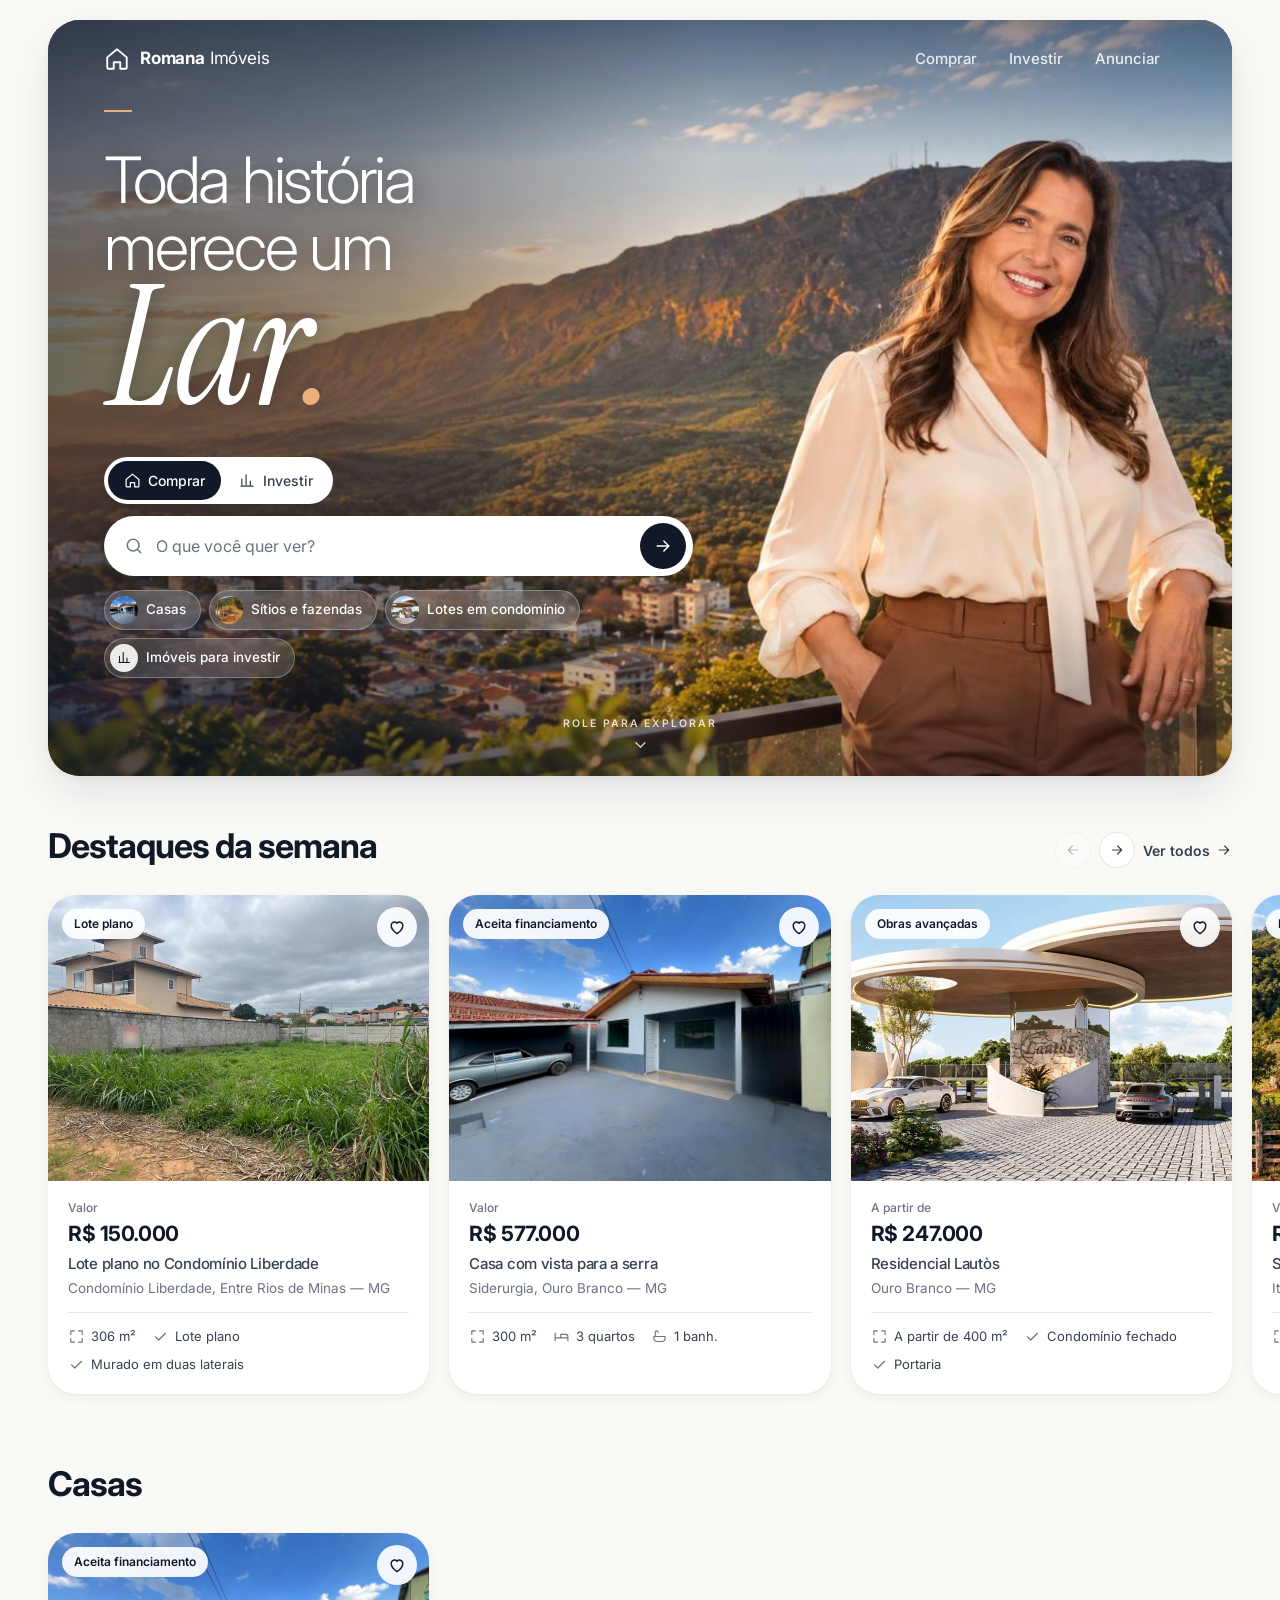
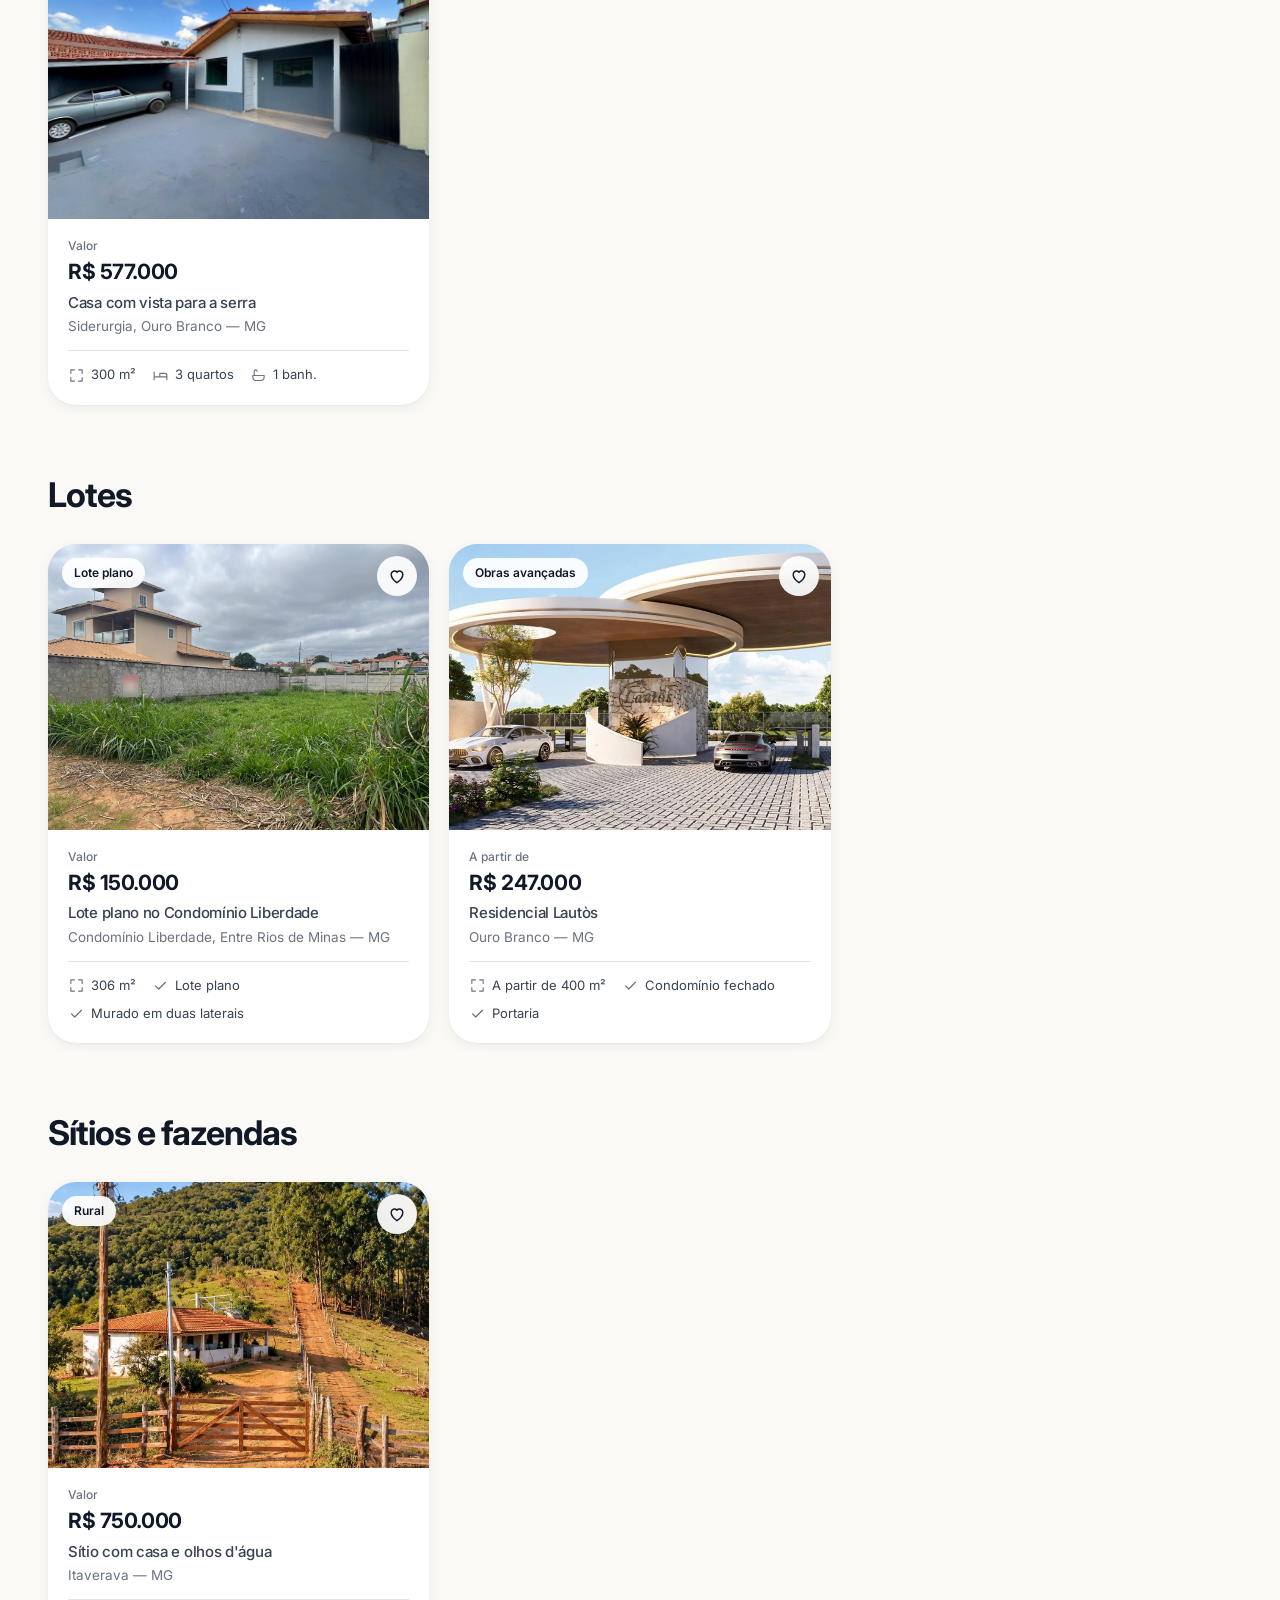
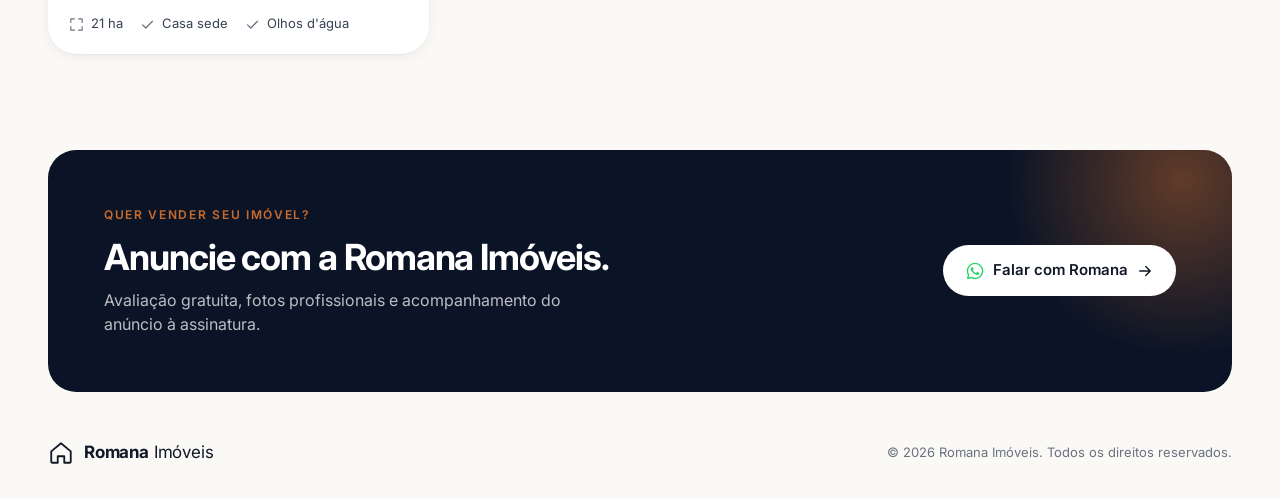
<file: index.html>
<!DOCTYPE html>
<html lang="pt-BR">
<head>
  <meta charset="UTF-8" />
  <meta name="viewport" content="width=device-width, initial-scale=1, viewport-fit=cover" />
  <title>Romana Imóveis — Toda história merece um lar</title>
  <meta name="description" content="Casas, apartamentos e oportunidades para comprar ou investir, com todas as informações em um só lugar." />
  <meta name="theme-color" content="#0B1426" />
  <link rel="preconnect" href="https://fonts.googleapis.com" />
  <link rel="preconnect" href="https://fonts.gstatic.com" crossorigin />
  <link href="https://fonts.googleapis.com/css2?family=Inter:wght@300;400;500;600;700&family=Instrument+Serif:ital@0;1&display=swap" rel="stylesheet" />
  <link rel="stylesheet" href="styles.css" />
</head>
<body>

  <!-- SVG sprite -->
  <svg width="0" height="0" style="position:absolute" aria-hidden="true">
    <symbol id="i-house" viewBox="0 0 24 24"><path d="M3 10.5 12 3l9 7.5V20a1 1 0 0 1-1 1h-5v-6h-6v6H4a1 1 0 0 1-1-1v-9.5Z" fill="none" stroke="currentColor" stroke-width="1.7" stroke-linejoin="round"/></symbol>
    <symbol id="i-chart" viewBox="0 0 24 24"><path d="M4 20V10m6 10V4m6 16v-7m4 7H3" fill="none" stroke="currentColor" stroke-width="1.7" stroke-linecap="round"/></symbol>
    <symbol id="i-search" viewBox="0 0 24 24"><circle cx="11" cy="11" r="7" fill="none" stroke="currentColor" stroke-width="1.8"/><path d="m20 20-3.5-3.5" stroke="currentColor" stroke-width="1.8" stroke-linecap="round"/></symbol>
    <symbol id="i-arrow" viewBox="0 0 24 24"><path d="M5 12h14m-6-6 6 6-6 6" fill="none" stroke="currentColor" stroke-width="1.8" stroke-linecap="round" stroke-linejoin="round"/></symbol>
    <symbol id="i-chevron" viewBox="0 0 24 24"><path d="m6 9 6 6 6-6" fill="none" stroke="currentColor" stroke-width="1.8" stroke-linecap="round" stroke-linejoin="round"/></symbol>
    <symbol id="i-heart" viewBox="0 0 24 24"><path d="M12 20s-7-4.4-7-10a4 4 0 0 1 7-2.6A4 4 0 0 1 19 10c0 5.6-7 10-7 10Z" stroke="currentColor" stroke-width="1.7" stroke-linejoin="round"/></symbol>
    <symbol id="i-bed" viewBox="0 0 24 24"><path d="M3 18V7m0 7h18v4m0-4v-2a3 3 0 0 0-3-3h-7v5" fill="none" stroke="currentColor" stroke-width="1.6" stroke-linecap="round" stroke-linejoin="round"/></symbol>
    <symbol id="i-bath" viewBox="0 0 24 24"><path d="M4 12h16v2a5 5 0 0 1-5 5H9a5 5 0 0 1-5-5v-2Zm2 0V6a2 2 0 0 1 4 0" fill="none" stroke="currentColor" stroke-width="1.6" stroke-linecap="round" stroke-linejoin="round"/></symbol>
    <symbol id="i-area" viewBox="0 0 24 24"><path d="M4 9V4h5M20 9V4h-5M4 15v5h5m11-5v5h-5" fill="none" stroke="currentColor" stroke-width="1.6" stroke-linecap="round" stroke-linejoin="round"/></symbol>
    <symbol id="i-whatsapp" viewBox="0 0 24 24"><path fill="currentColor" d="M12.04 2C6.58 2 2.13 6.45 2.13 11.91c0 1.75.46 3.45 1.32 4.95L2.05 22l5.25-1.38a9.9 9.9 0 0 0 4.74 1.21c5.46 0 9.91-4.45 9.91-9.91S17.5 2 12.04 2Zm0 18.15c-1.48 0-2.93-.4-4.2-1.15l-.3-.18-3.12.82.83-3.04-.2-.31a8.2 8.2 0 0 1-1.26-4.38c0-4.54 3.7-8.24 8.25-8.24 4.54 0 8.24 3.7 8.24 8.24 0 4.55-3.7 8.24-8.24 8.24Zm4.52-6.16c-.25-.12-1.47-.72-1.69-.81-.23-.08-.39-.12-.56.13-.16.24-.64.8-.78.97-.15.16-.29.18-.54.06a6.8 6.8 0 0 1-2-1.23 7.4 7.4 0 0 1-1.38-1.72c-.15-.25-.02-.38.1-.5.12-.11.25-.29.37-.43.13-.15.17-.25.25-.42.08-.16.04-.3-.02-.43-.06-.12-.56-1.34-.76-1.84-.2-.48-.41-.42-.56-.42h-.48a.9.9 0 0 0-.66.31c-.23.25-.87.85-.87 2.07 0 1.22.89 2.4 1.01 2.56.12.17 1.75 2.67 4.23 3.74.59.26 1.05.41 1.41.52.59.19 1.13.16 1.56.1.48-.07 1.47-.6 1.67-1.18.21-.58.21-1.07.15-1.18-.06-.1-.22-.16-.47-.28Z"/></symbol>
    <symbol id="i-close" viewBox="0 0 24 24"><path d="M6 6l12 12M18 6 6 18" stroke="currentColor" stroke-width="1.8" stroke-linecap="round"/></symbol>
    <symbol id="i-check" viewBox="0 0 24 24"><path d="m5 12.5 4.5 4.5L19 7.5" fill="none" stroke="currentColor" stroke-width="1.8" stroke-linecap="round" stroke-linejoin="round"/></symbol>
    <symbol id="i-car" viewBox="0 0 24 24"><path d="M5 16V11l2-5h10l2 5v5M5 16h14M5 16v2m14-2v2M5 11h14" fill="none" stroke="currentColor" stroke-width="1.6" stroke-linecap="round" stroke-linejoin="round"/></symbol>
  </svg>

  <!-- ============ HERO ============ -->
  <header class="hero">
    <div class="hero__bg" role="img" aria-label="Corretora da Romana Imóveis com vista para a cidade ao pôr do sol"></div>
    <div class="hero__overlay"></div>

    <nav class="topbar container">
      <a href="#" class="logo" aria-label="Romana Imóveis — início">
        <svg class="logo__icon"><use href="#i-house"/></svg>
        <span class="logo__text"><strong>Romana</strong> Imóveis</span>
      </a>
      <ul class="topbar__links">
        <li><a href="#destaques">Comprar</a></li>
        <li><a href="#destaques">Investir</a></li>
        <li><a href="#contato">Anunciar</a></li>
      </ul>
      <div class="topbar__actions">
        <button class="menu-btn" aria-label="Abrir menu" aria-expanded="false" aria-controls="menu">
          <span></span><span></span><span></span>
        </button>
      </div>
    </nav>

    <div class="hero__content container">
      <div class="hero__intro">
        <h1 class="headline">
          <span class="headline__line">Toda história</span>
          <span class="headline__line">merece um</span>
          <em class="headline__line headline__accent">Lar<span class="headline__dot">.</span></em>
        </h1>
      </div>

      <form class="search" role="search" onsubmit="return false;">
        <div class="segmented" role="tablist" aria-label="Tipo de busca">
          <button type="button" role="tab" class="segmented__opt is-active" aria-selected="true" data-mode="comprar">
            <svg><use href="#i-house"/></svg>Comprar
          </button>
          <button type="button" role="tab" class="segmented__opt" aria-selected="false" data-mode="investir">
            <svg><use href="#i-chart"/></svg>Investir
          </button>
        </div>

        <label class="search__field">
          <svg class="search__icon"><use href="#i-search"/></svg>
          <input type="search" id="q" placeholder="O que você quer ver?" autocomplete="off" aria-label="Buscar imóvel: tipo, cidade ou bairro" />
          <button type="submit" class="search__go" aria-label="Buscar">
            <svg><use href="#i-arrow"/></svg>
          </button>
        </label>

        <div class="chips chips--hero">
          <a href="#destaques" class="chip chip--img" data-key="casas" data-mode="comprar" data-cat="casa">
            <img src="assets/imoveis/casa-siderurgia/01.webp" alt="" />
            Casas
          </a>
          <a href="#destaques" class="chip chip--img" data-key="rural" data-mode="comprar" data-cat="rural">
            <img src="assets/imoveis/sitio-itaverava/01.webp" alt="" />
            Sítios e fazendas
          </a>
          <a href="#destaques" class="chip chip--img" data-key="lotes" data-mode="comprar" data-cat="terreno">
            <img src="assets/imoveis/residencial-lautos/01.webp" alt="" />
            Lotes em condomínio
          </a>
          <a href="#destaques" class="chip chip--icon" data-key="investir" data-mode="investir">
            <span class="chip__ico"><svg><use href="#i-chart"/></svg></span>
            Imóveis para investir
          </a>
        </div>
      </form>
    </div>

    <a href="#destaques" class="scroll-hint">
      <span>Role para explorar</span>
      <svg><use href="#i-chevron"/></svg>
    </a>
  </header>

  <!-- Mobile menu -->
  <div class="menu" id="menu" hidden>
    <div class="menu__panel">
      <div class="menu__head">
        <span class="logo logo--dark"><svg class="logo__icon"><use href="#i-house"/></svg><span class="logo__text"><strong>Romana</strong> Imóveis</span></span>
        <button class="menu__close" aria-label="Fechar menu"><svg><use href="#i-close"/></svg></button>
      </div>
      <nav class="menu__links">
        <a href="#destaques">Comprar</a>
        <a href="#destaques">Investir</a>
        <a href="#contato">Anunciar meu imóvel</a>
        <a href="#contato">Fale conosco</a>
      </nav>
    </div>
  </div>

  <main>
    <!-- No mobile, as buscas populares saem de cima da foto e aparecem aqui -->
    <div class="below-hero-mobile container">
      <div class="chips chips--light">
        <a href="#destaques" class="chip chip--img" data-key="casas" data-mode="comprar" data-cat="casa">
          <img src="assets/imoveis/casa-siderurgia/01.webp" alt="" />
          Casas
        </a>
        <a href="#destaques" class="chip chip--img" data-key="rural" data-mode="comprar" data-cat="rural">
          <img src="assets/imoveis/sitio-itaverava/01.webp" alt="" />
          Sítios e fazendas
        </a>
        <a href="#destaques" class="chip chip--img" data-key="lotes" data-mode="comprar" data-cat="terreno">
          <img src="assets/imoveis/residencial-lautos/01.webp" alt="" />
          Lotes em condomínio
        </a>
        <a href="#destaques" class="chip chip--icon" data-key="investir" data-mode="investir">
          <span class="chip__ico"><svg><use href="#i-chart"/></svg></span>
          Imóveis para investir
        </a>
      </div>
    </div>

    <!-- ============ DESTAQUES ============ -->
    <!-- Cada seção é um carrossel; "Ver todos" abre a lista completa.
         As seções por categoria só aparecem se houver imóvel cadastrado. -->
    <section class="highlights" id="destaques">
      <div class="container section-head">
        <h2>Destaques da semana</h2>
        <div class="section-head__actions">
          <button type="button" class="nav-btn" data-dir="-1" aria-label="Anteriores"><svg><use href="#i-arrow"/></svg></button>
          <button type="button" class="nav-btn" data-dir="1" aria-label="Próximos"><svg><use href="#i-arrow"/></svg></button>
          <button type="button" class="link-more" aria-expanded="false">Ver todos <svg><use href="#i-arrow"/></svg></button>
        </div>
      </div>
      <div class="cards container" id="cards"><!-- preenchido via script.js --></div>
    </section>

    <section class="highlights" id="casas" data-cat="casa" hidden>
      <div class="container section-head">
        <h2>Casas</h2>
        <div class="section-head__actions">
          <button type="button" class="nav-btn" data-dir="-1" aria-label="Anteriores"><svg><use href="#i-arrow"/></svg></button>
          <button type="button" class="nav-btn" data-dir="1" aria-label="Próximos"><svg><use href="#i-arrow"/></svg></button>
          <button type="button" class="link-more" aria-expanded="false">Ver todos <svg><use href="#i-arrow"/></svg></button>
        </div>
      </div>
      <div class="cards container"></div>
    </section>

    <section class="highlights" id="lotes" data-cat="terreno" hidden>
      <div class="container section-head">
        <h2>Lotes</h2>
        <div class="section-head__actions">
          <button type="button" class="nav-btn" data-dir="-1" aria-label="Anteriores"><svg><use href="#i-arrow"/></svg></button>
          <button type="button" class="nav-btn" data-dir="1" aria-label="Próximos"><svg><use href="#i-arrow"/></svg></button>
          <button type="button" class="link-more" aria-expanded="false">Ver todos <svg><use href="#i-arrow"/></svg></button>
        </div>
      </div>
      <div class="cards container"></div>
    </section>

    <section class="highlights" id="sitios" data-cat="rural" hidden>
      <div class="container section-head">
        <h2>Sítios e fazendas</h2>
        <div class="section-head__actions">
          <button type="button" class="nav-btn" data-dir="-1" aria-label="Anteriores"><svg><use href="#i-arrow"/></svg></button>
          <button type="button" class="nav-btn" data-dir="1" aria-label="Próximos"><svg><use href="#i-arrow"/></svg></button>
          <button type="button" class="link-more" aria-expanded="false">Ver todos <svg><use href="#i-arrow"/></svg></button>
        </div>
      </div>
      <div class="cards container"></div>
    </section>

    <!-- ============ CTA ============ -->
    <section class="cta container" id="contato">
      <div class="cta__box">
        <div>
          <p class="eyebrow eyebrow--dark">Quer vender seu imóvel?</p>
          <h2>Anuncie com a Romana Imóveis.</h2>
          <p>Avaliação gratuita, fotos profissionais e acompanhamento do anúncio à assinatura.</p>
        </div>
        <a href="https://wa.me/5531972660650?text=Ol%C3%A1%2C%20Romana!%20Quero%20anunciar%20meu%20im%C3%B3vel." class="btn-light" target="_blank" rel="noopener">
          <svg class="btn-light__wa"><use href="#i-whatsapp"/></svg>
          Falar com Romana
          <svg><use href="#i-arrow"/></svg>
        </a>
      </div>
    </section>
  </main>

  <footer class="footer container">
    <span class="logo logo--dark"><svg class="logo__icon"><use href="#i-house"/></svg><span class="logo__text"><strong>Romana</strong> Imóveis</span></span>
    <p>© <span id="year"></span> Romana Imóveis. Todos os direitos reservados.</p>
  </footer>

  <script src="imoveis.js"></script>
  <script src="util.js"></script>
  <script src="script.js"></script>
</body>
</html>
</file>
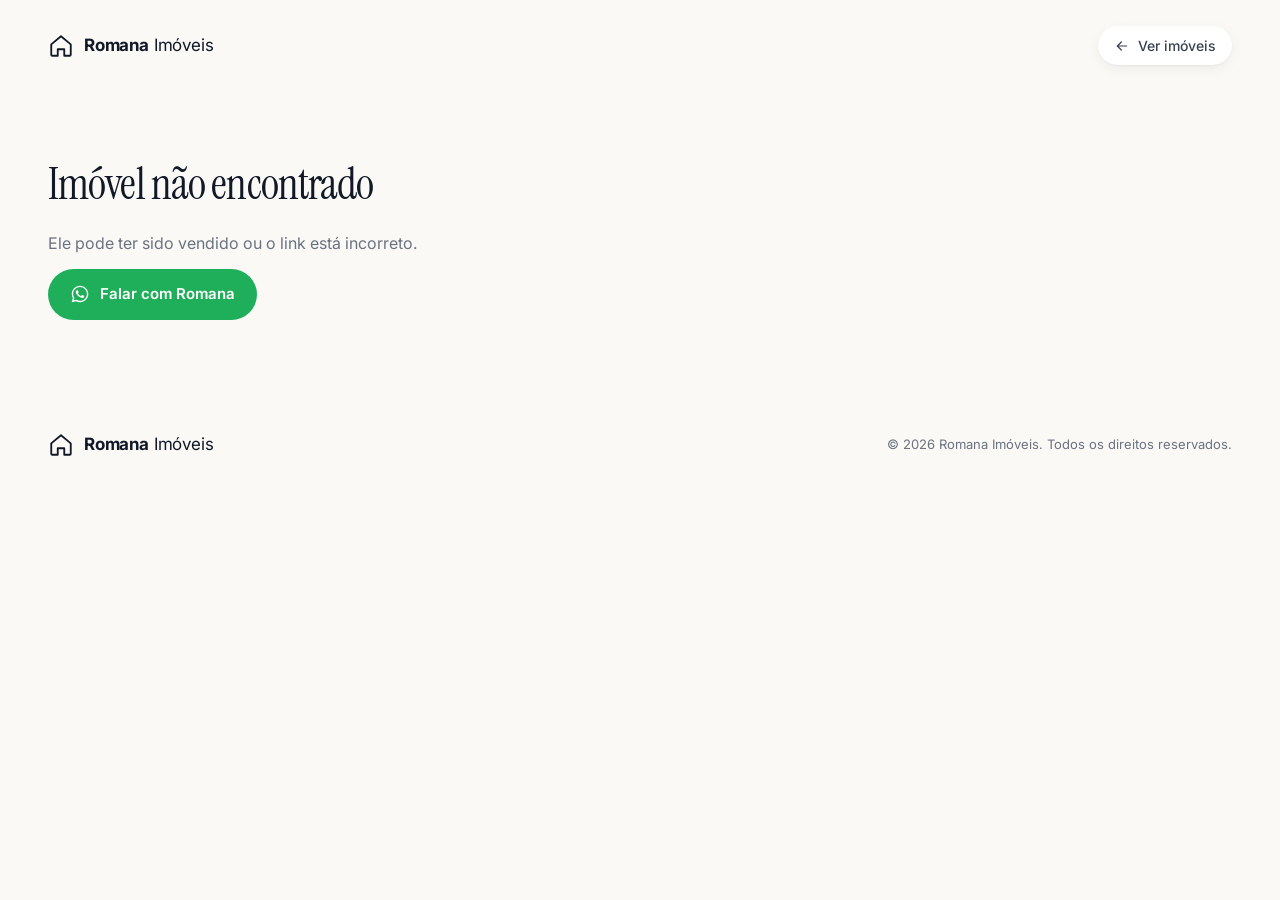
<file: imovel.html>
<!DOCTYPE html>
<html lang="pt-BR">
<head>
  <meta charset="UTF-8" />
  <meta name="viewport" content="width=device-width, initial-scale=1, viewport-fit=cover" />
  <title>Imóvel — Romana Imóveis</title>
  <meta name="description" content="Imóvel à venda com a Romana Imóveis." />
  <meta name="theme-color" content="#FAF9F6" />
  <link rel="preconnect" href="https://fonts.googleapis.com" />
  <link rel="preconnect" href="https://fonts.gstatic.com" crossorigin />
  <link href="https://fonts.googleapis.com/css2?family=Inter:wght@300;400;500;600;700&family=Instrument+Serif:ital@0;1&display=swap" rel="stylesheet" />
  <link rel="stylesheet" href="styles.css" />
</head>
<body class="page-imovel">

  <!-- SVG sprite -->
  <svg width="0" height="0" style="position:absolute" aria-hidden="true">
    <symbol id="i-house" viewBox="0 0 24 24"><path d="M3 10.5 12 3l9 7.5V20a1 1 0 0 1-1 1h-5v-6h-6v6H4a1 1 0 0 1-1-1v-9.5Z" fill="none" stroke="currentColor" stroke-width="1.7" stroke-linejoin="round"/></symbol>
    <symbol id="i-back" viewBox="0 0 24 24"><path d="M19 12H5m6 6-6-6 6-6" fill="none" stroke="currentColor" stroke-width="1.8" stroke-linecap="round" stroke-linejoin="round"/></symbol>
    <symbol id="i-pin" viewBox="0 0 24 24"><path d="M12 21s7-6.2 7-12a7 7 0 1 0-14 0c0 5.8 7 12 7 12Z" fill="none" stroke="currentColor" stroke-width="1.7" stroke-linejoin="round"/><circle cx="12" cy="9" r="2.5" fill="none" stroke="currentColor" stroke-width="1.7"/></symbol>
    <symbol id="i-share" viewBox="0 0 24 24"><path d="M12 15V3m0 0L7.5 7.5M12 3l4.5 4.5M5 12v7a2 2 0 0 0 2 2h10a2 2 0 0 0 2-2v-7" fill="none" stroke="currentColor" stroke-width="1.7" stroke-linecap="round" stroke-linejoin="round"/></symbol>
    <symbol id="i-bed" viewBox="0 0 24 24"><path d="M3 18V7m0 7h18v4m0-4v-2a3 3 0 0 0-3-3h-7v5" fill="none" stroke="currentColor" stroke-width="1.6" stroke-linecap="round" stroke-linejoin="round"/></symbol>
    <symbol id="i-bath" viewBox="0 0 24 24"><path d="M4 12h16v2a5 5 0 0 1-5 5H9a5 5 0 0 1-5-5v-2Zm2 0V6a2 2 0 0 1 4 0" fill="none" stroke="currentColor" stroke-width="1.6" stroke-linecap="round" stroke-linejoin="round"/></symbol>
    <symbol id="i-area" viewBox="0 0 24 24"><path d="M4 9V4h5M20 9V4h-5M4 15v5h5m11-5v5h-5" fill="none" stroke="currentColor" stroke-width="1.6" stroke-linecap="round" stroke-linejoin="round"/></symbol>
    <symbol id="i-car" viewBox="0 0 24 24"><path d="M5 16V11l2-5h10l2 5v5M5 16h14M5 16v2m14-2v2M5 11h14" fill="none" stroke="currentColor" stroke-width="1.6" stroke-linecap="round" stroke-linejoin="round"/></symbol>
    <symbol id="i-check" viewBox="0 0 24 24"><path d="m5 12.5 4.5 4.5L19 7.5" fill="none" stroke="currentColor" stroke-width="1.8" stroke-linecap="round" stroke-linejoin="round"/></symbol>
    <symbol id="i-whatsapp" viewBox="0 0 24 24"><path fill="currentColor" d="M12.04 2C6.58 2 2.13 6.45 2.13 11.91c0 1.75.46 3.45 1.32 4.95L2.05 22l5.25-1.38a9.9 9.9 0 0 0 4.74 1.21c5.46 0 9.91-4.45 9.91-9.91S17.5 2 12.04 2Zm0 18.15c-1.48 0-2.93-.4-4.2-1.15l-.3-.18-3.12.82.83-3.04-.2-.31a8.2 8.2 0 0 1-1.26-4.38c0-4.54 3.7-8.24 8.25-8.24 4.54 0 8.24 3.7 8.24 8.24 0 4.55-3.7 8.24-8.24 8.24Zm4.52-6.16c-.25-.12-1.47-.72-1.69-.81-.23-.08-.39-.12-.56.13-.16.24-.64.8-.78.97-.15.16-.29.18-.54.06a6.8 6.8 0 0 1-2-1.23 7.4 7.4 0 0 1-1.38-1.72c-.15-.25-.02-.38.1-.5.12-.11.25-.29.37-.43.13-.15.17-.25.25-.42.08-.16.04-.3-.02-.43-.06-.12-.56-1.34-.76-1.84-.2-.48-.41-.42-.56-.42h-.48a.9.9 0 0 0-.66.31c-.23.25-.87.85-.87 2.07 0 1.22.89 2.4 1.01 2.56.12.17 1.75 2.67 4.23 3.74.59.26 1.05.41 1.41.52.59.19 1.13.16 1.56.1.48-.07 1.47-.6 1.67-1.18.21-.58.21-1.07.15-1.18-.06-.1-.22-.16-.47-.28Z"/></symbol>
  </svg>

  <header class="pd-top container">
    <a href="index.html" class="logo logo--dark" aria-label="Romana Imóveis — início">
      <svg class="logo__icon"><use href="#i-house"/></svg>
      <span class="logo__text"><strong>Romana</strong> Imóveis</span>
    </a>
    <a href="index.html#destaques" class="pd-back"><svg><use href="#i-back"/></svg>Ver imóveis</a>
  </header>

  <main class="container" id="pd">
    <!-- preenchido via imovel.js -->
  </main>

  <footer class="footer container">
    <span class="logo logo--dark"><svg class="logo__icon"><use href="#i-house"/></svg><span class="logo__text"><strong>Romana</strong> Imóveis</span></span>
    <p>© <span id="year"></span> Romana Imóveis. Todos os direitos reservados.</p>
  </footer>

  <script src="imoveis.js"></script>
  <script src="util.js"></script>
  <script src="imovel.js"></script>
</body>
</html>
</file>
<file: styles.css>
/* ==========================================================
   Romana Imóveis — premium, minimalista, editorial
   Mobile-first
   ========================================================== */

:root {
  --ink: #111827;
  --ink-2: #374151;
  --muted: #6B7280;
  --line: #E7E5E0;
  --paper: #FAF9F6;
  --white: #FFFFFF;
  --navy: #0B1426;
  --radius-xl: 28px;
  --radius-lg: 22px;
  --radius-pill: 52px;
  --shadow-sm: 0 1px 2px rgba(17, 24, 39, .04), 0 4px 14px rgba(17, 24, 39, .05);
  --shadow-md: 0 2px 6px rgba(17, 24, 39, .05), 0 18px 40px rgba(17, 24, 39, .09);
  --gutter: 20px;
  --ease: cubic-bezier(.2, .7, .2, 1);
}

*, *::before, *::after { box-sizing: border-box; }

html { scroll-behavior: smooth; -webkit-text-size-adjust: 100%; }

body {
  margin: 0;
  font-family: "Inter", system-ui, -apple-system, "Segoe UI", Roboto, sans-serif;
  font-size: 16px;
  line-height: 1.5;
  color: var(--ink);
  background: var(--paper);
  -webkit-font-smoothing: antialiased;
  text-rendering: optimizeLegibility;
}

img { max-width: 100%; display: block; }
a { color: inherit; text-decoration: none; }
button { font: inherit; color: inherit; cursor: pointer; border: 0; background: none; }
svg { width: 1em; height: 1em; flex-shrink: 0; }
h1, h2, h3 { margin: 0; letter-spacing: -0.02em; }
p { margin: 0; }

.container {
  width: 100%;
  max-width: 1240px;
  margin-inline: auto;
  padding-inline: max(var(--gutter), env(safe-area-inset-left, 0px));
}

:focus-visible { outline: 2px solid #C96B2C; outline-offset: 3px; border-radius: 8px; }

/* ================= HERO ================= */
.hero {
  position: relative;
  min-height: 100svh;
  display: flex;
  flex-direction: column;
  color: var(--white);
  isolation: isolate;
  overflow: hidden;
  border-radius: 0 0 var(--radius-xl) var(--radius-xl);
  background: linear-gradient(180deg, #1B2A4A 0%, #C0703A 100%); /* fallback */
}

.hero__bg {
  position: absolute;
  inset: 0;
  z-index: -2;
  background: url("assets/img/hero-mobile.webp") 68% 22% / cover no-repeat;
  transform: scale(1.04);
  animation: heroZoom 18s var(--ease) forwards;
}

@keyframes heroZoom { to { transform: scale(1); } }

.hero__overlay {
  position: absolute;
  inset: 0;
  z-index: -1;
  background:
    linear-gradient(180deg, rgba(11, 20, 38, .55) 0%, rgba(11, 20, 38, .15) 30%, rgba(11, 20, 38, .35) 55%, rgba(11, 20, 38, .88) 100%);
}

/* Topbar */
.topbar {
  display: flex;
  align-items: center;
  justify-content: space-between;
  gap: 16px;
  padding-top: calc(18px + env(safe-area-inset-top, 0px));
  padding-bottom: 12px;
}

.logo {
  display: inline-flex;
  align-items: center;
  gap: 10px;
  font-size: 17px;
  letter-spacing: -0.01em;
  color: var(--white);
}
.logo__icon { width: 26px; height: 26px; }
.logo__text { font-weight: 400; }
.logo__text strong { font-weight: 700; }
.logo--dark { color: var(--ink); }

.topbar__links { display: none; }

.topbar__actions { display: flex; align-items: center; gap: 10px; }

.menu-btn {
  width: 42px; height: 42px;
  display: grid;
  place-content: center;
  gap: 5px;
  border-radius: 50%;
}
.menu-btn span { display: block; width: 22px; height: 1.8px; background: currentColor; border-radius: 2px; }

/* Hero content */
.hero__content {
  flex: 1;
  display: flex;
  flex-direction: column;
  justify-content: flex-end;
  padding-top: 40px;
  padding-bottom: 88px;
}

.eyebrow {
  font-size: 12px;
  font-weight: 600;
  letter-spacing: .14em;
  text-transform: uppercase;
  color: rgba(255, 255, 255, .85);
  margin-bottom: 14px;
}
.eyebrow--dark { color: #C96B2C; }

.headline {
  font-size: clamp(34px, 9vw, 64px);
  font-weight: 700;
  line-height: 1.05;
  letter-spacing: -0.035em;
  max-width: 14ch;
  text-wrap: balance;
}

/* Slogan: sans fina nas duas primeiras linhas + "Lar" grande em serifa itálica.
   Branco puro; o único acento de cor é o ponto final dourado. */
.headline {
  font-family: "Inter", system-ui, sans-serif;
  font-weight: 300;
  font-size: clamp(40px, 5vw, 68px);
  letter-spacing: -0.035em;
  line-height: 1.04;
  text-shadow: 0 1px 20px rgba(11, 20, 38, .35);
}
/* fio dourado curto acima do slogan */
.headline::before {
  content: "";
  display: block;
  width: 28px;
  height: 1.5px;
  margin-bottom: .55em;
  background: #E9B07A;
}
.headline__line { display: block; white-space: nowrap; }
.headline__accent {
  font-family: "Instrument Serif", "Cormorant Garamond", Georgia, serif;
  font-style: italic;
  font-weight: 400;
  font-size: 2.6em;
  line-height: .82;
  letter-spacing: -0.02em;
  margin-left: .03em; /* compensa a inclinação do L itálico e alinha com as linhas de cima */
  padding-right: .08em;
}
.headline__dot { color: #E9B07A; }

.lead {
  margin-top: 16px;
  font-size: clamp(15px, 3.9vw, 18px);
  line-height: 1.55;
  color: rgba(255, 255, 255, .82);
  max-width: 44ch;
}

/* Search */
.search { margin-top: 28px; max-width: 620px; }

.segmented {
  display: inline-flex;
  padding: 4px;
  gap: 2px;
  background: var(--white);
  border-radius: var(--radius-pill);
  box-shadow: var(--shadow-sm);
}
.segmented__opt {
  display: inline-flex;
  align-items: center;
  gap: 7px;
  padding: 9px 16px;
  border-radius: var(--radius-pill);
  font-size: 14px;
  font-weight: 500;
  color: var(--ink-2);
  transition: background .25s var(--ease), color .25s var(--ease);
}
.segmented__opt svg { width: 17px; height: 17px; }
.segmented__opt:hover { color: var(--ink); }
.segmented__opt.is-active { background: var(--ink); color: var(--white); }

.search__field {
  margin-top: 12px;
  display: flex;
  align-items: center;
  gap: 10px;
  height: 60px;
  padding: 0 7px 0 20px;
  background: var(--white);
  border-radius: var(--radius-pill);
  box-shadow: 0 10px 30px rgba(0, 0, 0, .18);
  color: var(--muted);
}
.search__icon { width: 20px; height: 20px; }
.search__field input {
  flex: 1;
  min-width: 0;
  height: 100%;
  border: 0;
  outline: none;
  background: transparent;
  font: inherit;
  font-size: 16px;
  color: var(--ink);
}
.search__field input::placeholder { color: var(--muted); }
.search__field input::-webkit-search-cancel-button { display: none; }
.search__go {
  width: 46px; height: 46px;
  display: grid;
  place-items: center;
  border-radius: 50%;
  background: var(--ink);
  color: var(--white);
  transition: transform .2s var(--ease);
}
.search__go svg { width: 20px; height: 20px; }
.search__go:hover { transform: translateX(2px); }

.chips {
  margin-top: 14px;
  display: flex;
  gap: 8px;
  overflow-x: auto;
  scrollbar-width: none;
  margin-inline: calc(var(--gutter) * -1);
  padding-inline: var(--gutter);
  scroll-snap-type: x proximity;
  scroll-padding-inline: var(--gutter);
}
.chips::-webkit-scrollbar { display: none; }

.chip {
  flex-shrink: 0;
  display: inline-flex;
  align-items: center;
  gap: 8px;
  padding: 5px 14px 5px 5px;
  border-radius: var(--radius-pill);
  background: rgba(255, 255, 255, .14);
  border: 1px solid rgba(255, 255, 255, .28);
  backdrop-filter: blur(14px);
  -webkit-backdrop-filter: blur(14px);
  font-size: 13.5px;
  font-weight: 500;
  white-space: nowrap;
  scroll-snap-align: start;
  transition: background .25s var(--ease);
}
.chip:hover { background: rgba(255, 255, 255, .26); }
.chip.is-active,
.chips--light .chip.is-active { background: var(--ink); border-color: var(--ink); color: var(--white); }
.chip img, .chip__ico {
  width: 28px; height: 28px;
  border-radius: 50%;
  object-fit: cover;
}
.chip__ico { display: grid; place-items: center; background: rgba(255, 255, 255, .9); color: var(--ink); }
.chip__ico svg { width: 15px; height: 15px; }

.scroll-hint {
  position: absolute;
  left: 50%;
  bottom: 22px;
  transform: translateX(-50%);
  display: flex;
  flex-direction: column;
  align-items: center;
  gap: 4px;
  font-size: 10.5px;
  font-weight: 600;
  letter-spacing: .18em;
  text-transform: uppercase;
  color: rgba(255, 255, 255, .8);
}
.scroll-hint svg { width: 18px; height: 18px; animation: bob 2s ease-in-out infinite; }
@keyframes bob { 50% { transform: translateY(4px); } }

.below-hero-mobile { display: none; }

/* ================= HERO — CELULAR =================
   Foto 591×1008: rosto no lado direito, entre ~15% e ~32% da altura;
   braços/mãos até ~75%. Então:
   - título numa coluna estreita à esquerda (montanha/cidade), ao lado do rosto
   - busca colada embaixo (calça/folhagem), abaixo das mãos
   - pílulas e descrição saem da foto e vão logo abaixo dela
   Medidas em vw para acompanhar a foto em qualquer largura de celular. */
@media (max-width: 639px) {
  .hero {
    min-height: 0;
    aspect-ratio: 591 / 1008; /* mostra a foto inteira, sem cortes */
  }
  .hero__bg { background-position: center top; }
  .hero__overlay {
    background:
      radial-gradient(ellipse 70% 50% at 0% 22%, rgba(11, 20, 38, .6) 0%, rgba(11, 20, 38, .25) 55%, rgba(11, 20, 38, 0) 100%),
      linear-gradient(180deg, rgba(11, 20, 38, .5) 0%, rgba(11, 20, 38, 0) 15%, rgba(11, 20, 38, 0) 80%, rgba(11, 20, 38, .35) 100%);
  }
  .hero__bg { animation: none; transform: none; }
  .topbar { padding-top: calc(12px + env(safe-area-inset-top, 0px)); padding-bottom: 4px; }
  .hero__content {
    justify-content: space-between;
    padding-top: 2.5vw;
    padding-bottom: 4vw;
  }
  .hero__intro { max-width: 60vw; }
  .headline {
    font-size: 7.4vw;
    line-height: 1.06;
    max-width: none;
    text-shadow: 0 1px 16px rgba(11, 20, 38, .45);
  }
  .hero__intro .lead,
  .chips--hero,
  .scroll-hint { display: none; }

  .search { margin-top: 0; margin-bottom: 60px; }
  .segmented__opt { padding: 7px 14px; font-size: 13.5px; }
  .search__field { height: 52px; margin-top: 8px; }
  .search__go { width: 40px; height: 40px; }

  .below-hero-mobile { display: block; padding-top: 16px; }
  .chips--light .chip {
    background: var(--white);
    border-color: var(--line);
    color: var(--ink);
    backdrop-filter: none;
    -webkit-backdrop-filter: none;
    box-shadow: var(--shadow-sm);
  }
  .chips--light .chip__ico { background: var(--paper); }
  .chips { padding-block: 2px 6px; }
}

/* ================= MENU (mobile) ================= */
.menu {
  position: fixed;
  inset: 0;
  z-index: 50;
  background: rgba(11, 20, 38, .45);
  backdrop-filter: blur(6px);
  -webkit-backdrop-filter: blur(6px);
  display: flex;
  justify-content: flex-end;
}
.menu[hidden] { display: none; }
.menu__panel {
  width: min(360px, 88vw);
  height: 100%;
  background: var(--paper);
  padding: calc(20px + env(safe-area-inset-top, 0px)) 24px calc(24px + env(safe-area-inset-bottom, 0px));
  display: flex;
  flex-direction: column;
  animation: slideIn .35s var(--ease);
}
@keyframes slideIn { from { transform: translateX(100%); } }
.menu__head { display: flex; justify-content: space-between; align-items: center; }
.menu__close { width: 40px; height: 40px; display: grid; place-items: center; border-radius: 50%; background: var(--white); box-shadow: var(--shadow-sm); }
.menu__close svg { width: 20px; height: 20px; }
.menu__links { margin-top: 36px; display: flex; flex-direction: column; }
.menu__links a {
  padding: 16px 0;
  font-size: 20px;
  font-weight: 600;
  letter-spacing: -0.02em;
  border-bottom: 1px solid var(--line);
}

/* ================= HIGHLIGHTS ================= */
.highlights { padding-top: 28px; }

.section-head {
  display: flex;
  align-items: baseline;
  justify-content: space-between;
  gap: 16px;
  margin-bottom: 20px;
}
.section-head h2 { font-size: clamp(21px, 5.8vw, 34px); white-space: nowrap; font-weight: 700; letter-spacing: -0.03em; }
.link-more {
  display: inline-flex;
  align-items: center;
  gap: 6px;
  font-size: 14px;
  font-weight: 600;
  color: var(--ink-2);
  white-space: nowrap;
}
.link-more svg { width: 16px; height: 16px; transition: transform .2s var(--ease); }
.link-more:hover svg { transform: translateX(3px); }
.link-more[hidden] { display: none; }
.link-more[aria-expanded="true"] svg { transform: rotate(-90deg); }
button.link-more { background: none; border: 0; padding: 0; font: inherit; font-size: 14px; font-weight: 600; cursor: pointer; }

.section-head__actions { display: flex; align-items: center; gap: 8px; }
/* Setas do carrossel: só no computador (no celular, arrasta com o dedo) */
.nav-btn {
  display: none;
  width: 36px; height: 36px;
  border-radius: 50%;
  border: 1px solid var(--line);
  background: var(--white);
  color: var(--ink-2);
  align-items: center; justify-content: center;
  cursor: pointer;
  transition: opacity .2s, box-shadow .2s;
}
.nav-btn svg { width: 16px; height: 16px; }
.nav-btn[data-dir="-1"] svg { transform: rotate(180deg); }
.nav-btn:hover:not(:disabled) { box-shadow: var(--shadow-sm); }
.nav-btn:disabled { opacity: .35; cursor: default; }
.nav-btn:last-of-type { margin-right: 8px; }
.highlights + .highlights { padding-top: 36px; }

/* Mobile: carrossel horizontal */
.cards {
  display: grid;
  grid-auto-flow: column;
  grid-auto-columns: 82%;
  gap: 14px;
  overflow-x: auto;
  scroll-snap-type: x mandatory;
  scroll-padding-inline: var(--gutter);
  scrollbar-width: none;
  padding-top: 4px;
  padding-bottom: 8px;
}
.cards::-webkit-scrollbar { display: none; }
/* "Ver todos": o carrossel vira lista completa */
.cards.cards--all {
  grid-auto-flow: row;
  grid-template-columns: 1fr;
  grid-auto-columns: auto;
  overflow: visible;
}

.card {
  position: relative;
  scroll-snap-align: start;
  background: var(--white);
  border-radius: var(--radius-xl);
  overflow: hidden;
  box-shadow: var(--shadow-sm);
  transition: box-shadow .3s var(--ease), transform .3s var(--ease);
}
.card:hover { box-shadow: var(--shadow-md); transform: translateY(-3px); }

.card__media { position: relative; aspect-ratio: 4 / 3; overflow: hidden; background: #E9E6DF; }
.card__media img { width: 100%; height: 100%; object-fit: cover; transition: transform .6s var(--ease); }
.card:hover .card__media img { transform: scale(1.04); }

.card__tag {
  position: absolute;
  top: 14px; left: 14px;
  padding: 6px 12px;
  border-radius: var(--radius-pill);
  background: rgba(255, 255, 255, .92);
  backdrop-filter: blur(8px);
  -webkit-backdrop-filter: blur(8px);
  font-size: 12px;
  font-weight: 600;
}

/* O link do título cobre o card inteiro (o coração fica por cima) */
.card__link::after { content: ""; position: absolute; inset: 0; z-index: 1; }
.card__link:focus-visible { outline: none; }
.card:has(.card__link:focus-visible) { outline: 2px solid #C96B2C; outline-offset: 3px; }

.fav {
  z-index: 2;
  position: absolute;
  top: 12px; right: 12px;
  width: 40px; height: 40px;
  display: grid;
  place-items: center;
  border-radius: 50%;
  background: rgba(255, 255, 255, .92);
  backdrop-filter: blur(8px);
  -webkit-backdrop-filter: blur(8px);
  color: var(--ink);
  transition: transform .2s var(--ease);
}
.fav svg { width: 20px; height: 20px; fill: transparent; transition: fill .2s, color .2s; }
.fav:active { transform: scale(.9); }
.fav.is-on svg { fill: #E0493E; color: #E0493E; }

.card__body { padding: 18px 20px 20px; }
.card__price { font-size: 21px; font-weight: 700; letter-spacing: -0.02em; }
.card__price small {
  display: block;
  font-size: 12px;
  font-weight: 500;
  letter-spacing: 0;
  color: var(--muted);
  margin-bottom: 1px;
}
.card__title { margin-top: 4px; font-size: 15px; font-weight: 500; color: var(--ink-2); }
.card__loc { margin-top: 2px; font-size: 13.5px; color: var(--muted); }
.card__specs {
  margin-top: 14px;
  padding-top: 14px;
  border-top: 1px solid var(--line);
  display: flex;
  gap: 16px;
  font-size: 13px;
  color: var(--ink-2);
}
.card__specs { flex-wrap: wrap; row-gap: 8px; }
.card__specs span { display: inline-flex; align-items: center; gap: 6px; white-space: nowrap; }
.card__specs svg { width: 17px; height: 17px; color: var(--muted); }

.cards__empty {
  grid-column: 1 / -1;
  display: flex;
  flex-direction: column;
  align-items: flex-start;
  gap: 16px;
  padding: 28px;
  border-radius: var(--radius-xl);
  background: var(--white);
  box-shadow: var(--shadow-sm);
  color: var(--ink-2);
  max-width: 560px;
}

/* Botão verde do WhatsApp */
.btn-zap {
  display: inline-flex;
  align-items: center;
  justify-content: center;
  gap: 10px;
  padding: 14px 22px;
  border-radius: var(--radius-pill);
  background: #1FAF5A;
  color: var(--white);
  font-weight: 600;
  font-size: 15px;
  transition: background .2s var(--ease), transform .2s var(--ease);
}
.btn-zap:hover { background: #179A4D; }
.btn-zap:active { transform: scale(.98); }
.btn-zap svg { width: 20px; height: 20px; }

/* ================= CTA ================= */
.cta { padding-top: 64px; }
.cta__box {
  border-radius: var(--radius-xl);
  background: var(--navy);
  color: var(--white);
  padding: 32px 24px;
  display: flex;
  flex-direction: column;
  gap: 24px;
  position: relative;
  overflow: hidden;
}
.cta__box::after {
  content: "";
  position: absolute;
  width: 380px; height: 380px;
  right: -140px; top: -160px;
  border-radius: 50%;
  background: radial-gradient(circle, rgba(201, 107, 44, .45), transparent 65%);
  pointer-events: none;
}
.cta h2 { font-size: clamp(24px, 6vw, 36px); font-weight: 700; letter-spacing: -0.03em; line-height: 1.1; }
.cta p:not(.eyebrow) { margin-top: 10px; color: rgba(255, 255, 255, .72); max-width: 46ch; }
.btn-light {
  align-self: flex-start;
  display: inline-flex;
  align-items: center;
  gap: 8px;
  padding: 14px 22px;
  border-radius: var(--radius-pill);
  background: var(--white);
  color: var(--ink);
  font-weight: 600;
  font-size: 15px;
  position: relative;
  z-index: 1;
}
.btn-light svg { width: 18px; height: 18px; }
.btn-light .btn-light__wa { width: 20px; height: 20px; color: #25D366; }

/* ================= FOOTER ================= */
.footer {
  padding-top: 48px;
  padding-bottom: calc(32px + env(safe-area-inset-bottom, 0px));
  display: flex;
  flex-direction: column;
  gap: 10px;
  font-size: 13px;
  color: var(--muted);
}

/* ================= TABLET ================= */
@media (min-width: 640px) {
  :root { --gutter: 32px; }
  .cards { grid-auto-columns: calc(50% - 7px); }
  .cards.cards--all { grid-template-columns: repeat(2, 1fr); }
  .cta__box { padding: 44px; }
}

/* ================= DESKTOP ================= */
@media (min-width: 1024px) {
  :root { --gutter: 48px; }

  /* Foto horizontal 1280×720: pessoa à direita (rosto em ~77–87% da largura,
     ~17–40% da altura); lado esquerdo livre (céu, pôr do sol, cidade)
     para o slogan e a busca. */
  /* Layout "boxed": conteúdo com largura padrão de 1240px no centro,
     laterais abertas no fundo claro. O hero vira um cartão alinhado
     com as seções de baixo. */
  .container { max-width: calc(1240px + 2 * var(--gutter)); }
  .hero {
    width: calc(100% - 2 * var(--gutter));
    max-width: 1240px;
    margin: 20px auto 0;
    min-height: min(84vh, 800px);
    border-radius: 32px;
    box-shadow: var(--shadow-md);
  }
  .hero .container { max-width: none; padding-inline: 56px; }
  .hero__bg {
    background-image: url("assets/img/hero-desktop.webp");
    background-position: 72% 28%;
  }
  .hero__overlay {
    background:
      linear-gradient(90deg, rgba(11, 20, 38, .62) 0%, rgba(11, 20, 38, .38) 30%, rgba(11, 20, 38, 0) 56%),
      linear-gradient(180deg, rgba(11, 20, 38, .45) 0%, rgba(11, 20, 38, 0) 18%, rgba(11, 20, 38, 0) 78%, rgba(11, 20, 38, .4) 100%);
  }
  .hero__content { justify-content: center; }
  .hero__intro, .search { max-width: min(620px, 46vw); }
  .topbar { padding-top: 26px; }
  .topbar__links {
    display: flex;
    gap: 32px;
    list-style: none;
    margin: 0 0 0 auto; padding: 0;
    font-size: 15px;
    font-weight: 500;
  }
  .topbar__links a { opacity: .85; transition: opacity .2s; }
  .topbar__links a:hover { opacity: 1; }
  .menu-btn { display: none; }

  .hero__content { padding-top: 24px; padding-bottom: 96px; }
  .search { margin-top: 40px; }
  .chips { margin-inline: 0; padding-inline: 0; flex-wrap: wrap; overflow: visible; }


  .highlights { padding-top: 44px; }
  .highlights + .highlights { padding-top: 56px; }
  .cards {
    grid-auto-columns: calc((100% - 40px) / 3);
    gap: 20px;
  }
  .cards.cards--all { grid-template-columns: repeat(3, 1fr); }
  .nav-btn { display: inline-flex; }
  .nav-btn[hidden] { display: none; }
  .cta { padding-top: 88px; }
  .cta__box { flex-direction: row; align-items: center; justify-content: space-between; padding: 56px; }
  .btn-light { align-self: center; }
  .footer { flex-direction: row; justify-content: space-between; align-items: center; }
}

/* ==========================================================
   PÁGINA DO IMÓVEL (imovel.html)
   ========================================================== */
.pd-top {
  display: flex;
  align-items: center;
  justify-content: space-between;
  gap: 16px;
  padding-top: calc(18px + env(safe-area-inset-top, 0px));
  padding-bottom: 18px;
}
.pd-back {
  display: inline-flex;
  align-items: center;
  gap: 8px;
  padding: 9px 16px;
  border-radius: var(--radius-pill);
  background: var(--white);
  box-shadow: var(--shadow-sm);
  font-size: 14px;
  font-weight: 500;
  color: var(--ink-2);
}
.pd-back svg { width: 16px; height: 16px; }

.pd-main {
  position: relative;
  aspect-ratio: 4 / 3;
  border-radius: var(--radius-xl);
  overflow: hidden;
  background: #E9E6DF;
}
.pd-track {
  display: flex;
  width: 100%; height: 100%;
  overflow-x: auto;
  scroll-snap-type: x mandatory;
  scrollbar-width: none;
  overscroll-behavior-x: contain;
}
.pd-track::-webkit-scrollbar { display: none; }
.pd-slide {
  flex: 0 0 100%;
  width: 100%; height: 100%;
  object-fit: cover;
  object-position: center 72%; /* prioriza a parte de baixo (porteira, casa) */
  scroll-snap-align: start;
  scroll-snap-stop: always;
}
.pd-nav {
  position: absolute;
  top: 50%;
  transform: translateY(-50%);
  width: 44px; height: 44px;
  display: grid;
  place-items: center;
  border-radius: 50%;
  background: rgba(255, 255, 255, .92);
  box-shadow: var(--shadow-sm);
  color: var(--ink);
  transition: transform .2s var(--ease), background .2s;
}
.pd-nav:hover { background: var(--white); transform: translateY(-50%) scale(1.06); }
.pd-nav svg { width: 20px; height: 20px; }
.pd-nav--prev { left: 14px; }
.pd-nav--next { right: 14px; }
.pd-nav--next svg { transform: scaleX(-1); }
@media (max-width: 639px) { .pd-nav { display: none; } } /* no celular, arrasta com o dedo */
.pd-count {
  position: absolute;
  right: 14px; bottom: 14px;
  padding: 6px 12px;
  border-radius: var(--radius-pill);
  background: rgba(11, 20, 38, .6);
  backdrop-filter: blur(8px);
  -webkit-backdrop-filter: blur(8px);
  color: var(--white);
  font-size: 12.5px;
  font-weight: 600;
}
.pd-thumbs { display: flex; gap: 10px; margin-top: 8px; padding: 4px; overflow-x: auto; scrollbar-width: none; }
.pd-thumbs::-webkit-scrollbar { display: none; }
.pd-thumb {
  flex-shrink: 0;
  width: 84px; height: 60px;
  border-radius: 12px;
  overflow: hidden;
  opacity: .55;
  transition: opacity .2s var(--ease);
}
.pd-thumb img { width: 100%; height: 100%; object-fit: cover; }
.pd-thumb.is-active, .pd-thumb:hover { opacity: 1; }
.pd-thumb.is-active { outline: 2px solid var(--ink); outline-offset: 2px; }

.pd-grid { display: grid; gap: 28px; margin-top: 28px; }

.pd-eyebrow {
  font-size: 12px;
  font-weight: 600;
  letter-spacing: .14em;
  text-transform: uppercase;
  color: #C96B2C;
}
.pd-title {
  margin-top: 10px;
  font-family: "Instrument Serif", Georgia, serif;
  font-weight: 400;
  font-size: clamp(36px, 9vw, 58px);
  line-height: 1;
  letter-spacing: -0.015em;
}
.pd-loc {
  margin-top: 12px;
  display: flex;
  align-items: center;
  gap: 6px;
  color: var(--muted);
  font-size: 15px;
}
.pd-loc svg { width: 18px; height: 18px; }

.pd-specs {
  list-style: none;
  margin: 24px 0 0; padding: 0;
  display: grid;
  grid-template-columns: repeat(auto-fill, minmax(140px, 1fr));
  gap: 10px;
}
.pd-specs li {
  display: flex;
  align-items: center;
  gap: 10px;
  padding: 14px 16px;
  border-radius: var(--radius-lg);
  background: var(--white);
  box-shadow: var(--shadow-sm);
  font-size: 14.5px;
  font-weight: 500;
}
.pd-specs svg { width: 20px; height: 20px; color: #C96B2C; }

.pd-h2 { margin-top: 36px; font-size: 19px; font-weight: 600; letter-spacing: -0.02em; }
.pd-desc p { margin-top: 12px; color: var(--ink-2); line-height: 1.7; max-width: 65ch; }

.pd-list {
  list-style: none;
  margin: 14px 0 0; padding: 0;
  display: grid;
  grid-template-columns: repeat(auto-fill, minmax(200px, 1fr));
  gap: 10px 20px;
}
.pd-list li { display: flex; align-items: center; gap: 10px; color: var(--ink-2); }
.pd-list svg { width: 18px; height: 18px; color: #1FAF5A; }

.pd-card {
  padding: 26px;
  border-radius: var(--radius-xl);
  background: var(--white);
  box-shadow: var(--shadow-md);
}
.pd-card__label { font-size: 13px; color: var(--muted); }
.pd-card__price { margin-top: 2px; font-size: 32px; font-weight: 700; letter-spacing: -0.03em; }
.pd-card__sub { margin-top: 4px; font-size: 14px; color: var(--muted); }
.pd-card__cta { width: 100%; margin-top: 22px; padding-block: 16px; }
.pd-share {
  width: 100%;
  margin-top: 10px;
  display: inline-flex;
  align-items: center;
  justify-content: center;
  gap: 8px;
  padding: 13px;
  border-radius: var(--radius-pill);
  border: 1px solid var(--line);
  font-size: 14.5px;
  font-weight: 500;
  color: var(--ink-2);
  transition: background .2s var(--ease);
}
.pd-share:hover { background: var(--paper); }
.pd-share svg { width: 18px; height: 18px; }
.pd-card__note { margin-top: 16px; font-size: 13px; color: var(--muted); text-align: center; }

/* Barra fixa com preço + WhatsApp (celular) */
.pd-bar {
  position: fixed;
  left: 0; right: 0; bottom: 0;
  z-index: 20;
  display: flex;
  align-items: center;
  justify-content: space-between;
  gap: 12px;
  padding: 12px max(var(--gutter), env(safe-area-inset-left, 0px)) calc(12px + env(safe-area-inset-bottom, 0px));
  background: rgba(255, 255, 255, .92);
  backdrop-filter: blur(16px);
  -webkit-backdrop-filter: blur(16px);
  border-top: 1px solid var(--line);
}
.pd-bar__price { font-size: 18px; font-weight: 700; letter-spacing: -0.02em; }
.pd-bar__price small { font-size: 12px; font-weight: 500; letter-spacing: 0; color: var(--muted); }
.pd-bar__loc { font-size: 12.5px; color: var(--muted); }
.pd-bar .btn-zap { padding: 12px 18px; font-size: 14.5px; white-space: nowrap; flex-shrink: 0; }
.page-imovel .footer { padding-bottom: calc(110px + env(safe-area-inset-bottom, 0px)); }

.pd-missing { padding-block: 64px; display: flex; flex-direction: column; align-items: flex-start; gap: 14px; }
.pd-missing h1 { font-family: "Instrument Serif", Georgia, serif; font-weight: 400; font-size: 44px; }
.pd-missing p { color: var(--muted); }

@media (min-width: 1024px) {
  .pd-top { padding-top: 26px; padding-bottom: 22px; }
  .pd-main { aspect-ratio: 16 / 9; max-height: 72vh; width: 100%; }
  .pd-grid { grid-template-columns: minmax(0, 1fr) 360px; gap: 56px; margin-top: 40px; align-items: start; }
  .pd-aside { position: sticky; top: 24px; }
  .pd-bar { display: none; }
  .page-imovel .footer { padding-bottom: 32px; }
}

@media (prefers-reduced-motion: reduce) {
  *, *::before, *::after { animation: none !important; transition: none !important; }
  html { scroll-behavior: auto; }
}
</file>
